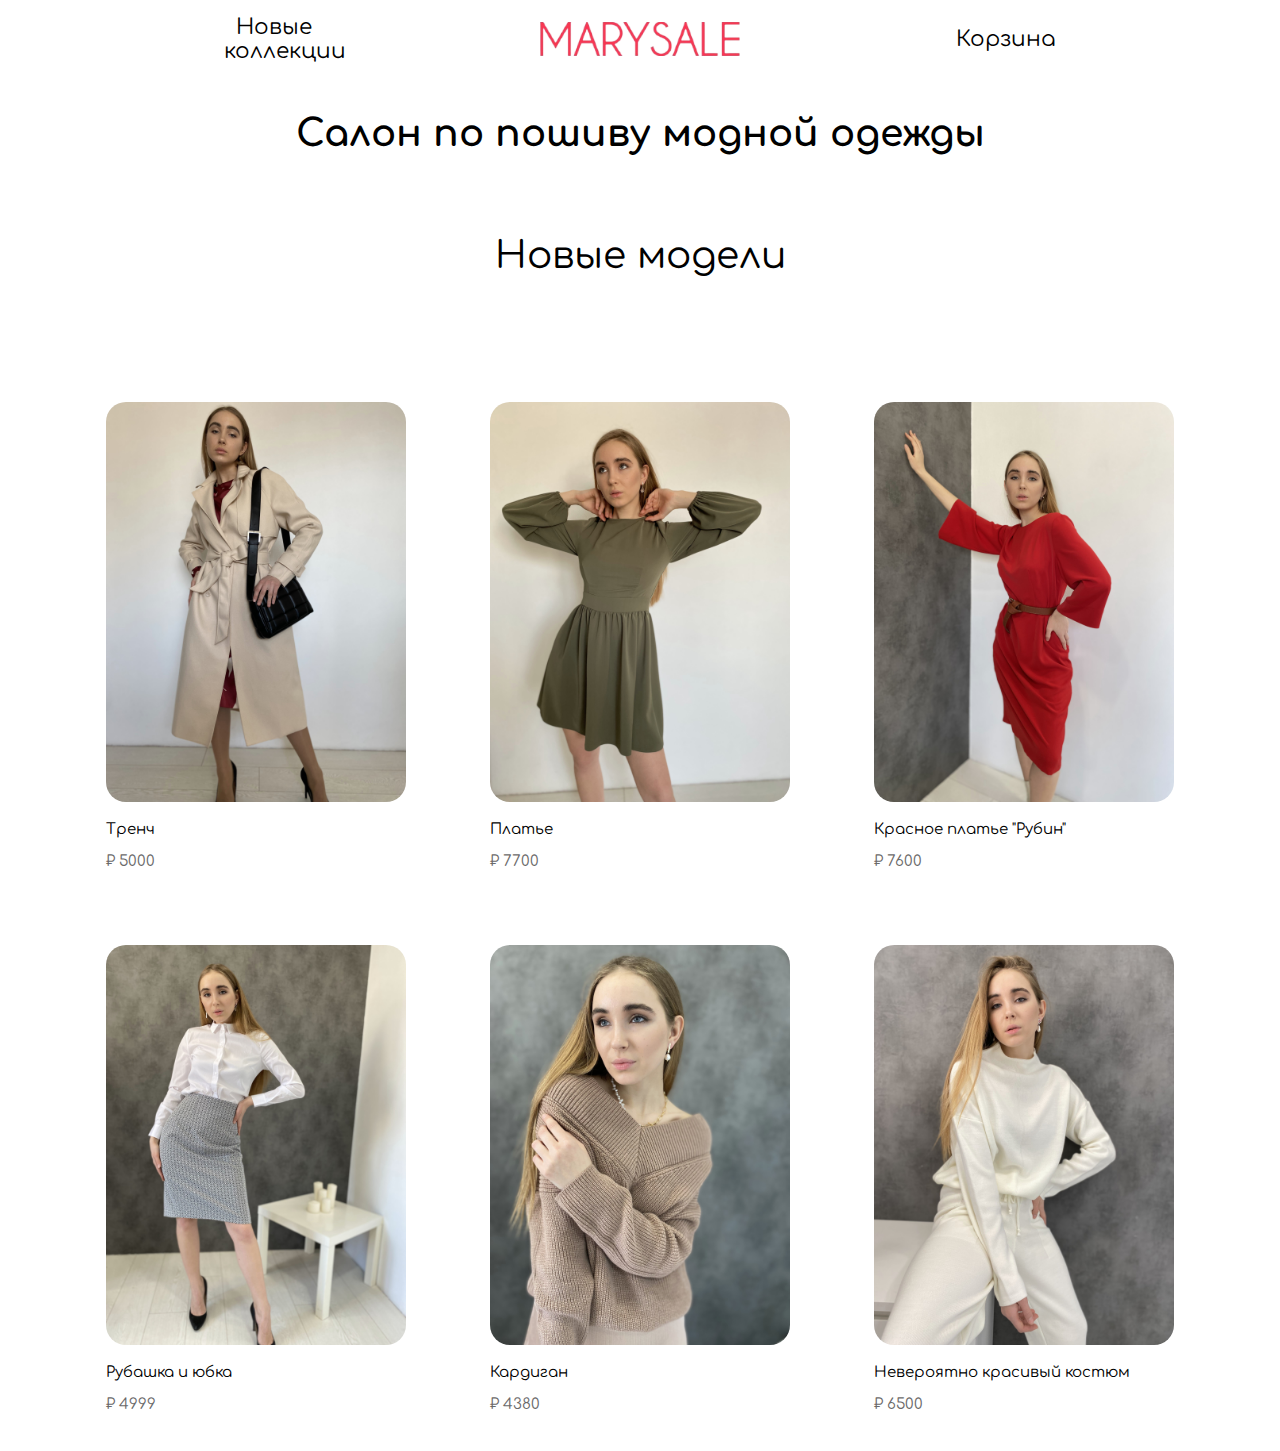
<file: kursovaya/new-collection.html>
<!DOCTYPE html>
<html lang="ru">
<html>
    <head>
        <link rel="preconnect" href="https://fonts.gstatic.com" crossorigin>
        <link href="https://fonts.googleapis.com/css2?family=Merriweather:ital@1&display=swap" rel="stylesheet">
        <link href="https://fonts.googleapis.com/css2?family=Comfortaa:wght@500&display=swap" rel="stylesheet">
        <meta charset="utf-8">
        <meta name="viewport" content="width=device-width, initial-scale=1, maximum-scale=1">
        <meta name="keywords" content="MarySale">
        <link rel="stylesheet" href="styles/outline.css">
        <title>
        MarySale
        </title>
      <!--  <link rel="shortcut icon" href="Images/MarySale3.png" type="image/x-icon" class="shortcut-icon"> картинку надо подобрать -->
    </head>
    <body class="page">
        <header class="page-header">
         <div class="center">
             <ul class="dad">
              <li><a class="text" href="new-collection.html">Новые коллекции</a></li>
              <li class="logo1 text"><a href="index.html"><img class="logo" src="images/logo2.png"></a></li>
              <li><a class="text" href="basket.html">Корзина</a></li>
            </ul>
            </div>
             <h1 class="page-title">
               Салон по пошиву модной одежды
             </h1>
        </header>
        <main>
            <div class="page-title">
             Новые модели
            </div>
        <div class="models">
    </figure>
       <figure class="news-arrival">
        <a href="1.html"><img class="models-new"src="photos/photo4.jpg"></img> </a>
        <figcaption class="comment-photo">
            Тренч
            <p class="price">₽ 5000</p>
        </figcaption>
    </figure>
</figure>
<figure class="news-arrival">
 <a href="1.html"><img class="models-new"src="photos/photo5-1.jpg"></img> </a>
 <figcaption class="comment-photo">
     Платье
     <p class="price">₽ 7700</p>
 </figcaption>
</figure>
</figure>
<figure class="news-arrival">
 <a href="1.html"><img class="models-new"src="photos/photo6.jpg"></img> </a>
 <figcaption class="comment-photo">
     Красное платье "Рубин"
     <p class="price">₽ 7600</p>
 </figcaption>
</figure>
</figure>
<figure class="news-arrival">
 <a href="1.html"><img class="models-new"src="photos/photo7.jpg"></img> </a>
 <figcaption class="comment-photo">
     Рубашка и юбка
     <p class="price">₽ 4999</p>
 </figcaption>
</figure>
</figure>
<figure class="news-arrival">
 <a href="1.html"><img class="models-new"src="photos/photo8.jpg"></img> </a>
 <figcaption class="comment-photo">
     Кардиган
     <p class="price">₽ 4380</p>
 </figcaption>
</figure>
</figure>
<figure class="news-arrival">
 <a href="1.html"><img class="models-new"src="photos/photo9.jpg"></img> </a>
 <figcaption class="comment-photo">
     Невероятно красивый костюм
     <p class="price">₽ 6500</p>
 </figcaption>
</figure>

    </div>
    </main>
    </body>
    <footer>
    </footer>
</html>
</file>
<file: kursovaya/styles/outline.css>
@media only screen and (max-width: 480px) { 
    img { 
    width: 100%; 
    } 
    }
* {
    font-family: 'Comfortaa', serif;
    text-align: center;
    font-size: 15px;
}
.page {
    min-width: 600px;
    min-height: 100vh;
}
.dad{
    display:flex;
    flex-direction: row;
    justify-content: space-evenly;
    flex-wrap:wrap;
    align-items: center;
    list-style-type: none;
}
.dad li, .text{
    font-size: 1.2em;
    text-align: center;
    width: 100px;
    text-decoration: none;
    color: black;
}
.dad .logo1{
    width: 200px;
}
ul{
    padding: 0 0 0 0;
}
.logo{
    object-fit: cover;
    width:100%;
    display: block;
   height: auto; 
object-fit: cover;    
}
.page-title {
    font-size: 2.5em;
    margin: 50px 0 80px 0;
    text-align: center;
}
.container .theme-button{
    outline: none;
    background-color: white;
}
.container .navigation {
    justify-content: space-around;
    list-style-type: none;
}
.container .class1 {
    font-family: 'Comfortaa', cursive;
    margin: 0 15px 0 15px;
    text-align: left;
    background: url(back/back2.jpg) no-repeat center/100%;
    font-size: 4em;
}.container .news{
    font-size: 1.5em;
    justify-content: space-around;
    display: flex;
    margin-top: 100px;
}
.span-news{
    text-decoration: none;
    color: black;
    width: 15%;
    hyphens: auto;
    border: solid 1px;
    padding: 15px;
}
.models .news-arrival{
    display: inline-block;
}
.news-arrival .models-new{
    border-radius: 20px;
    margin-top: 30px;
    justify-content: space-around;
    width: 300px;
    height: 400px;
}
.comment-photo{
    margin-top: 15px;
    text-align: left;
}
.price {
    text-align: left;
    color: rgb(107, 106, 106);
}
</file>
